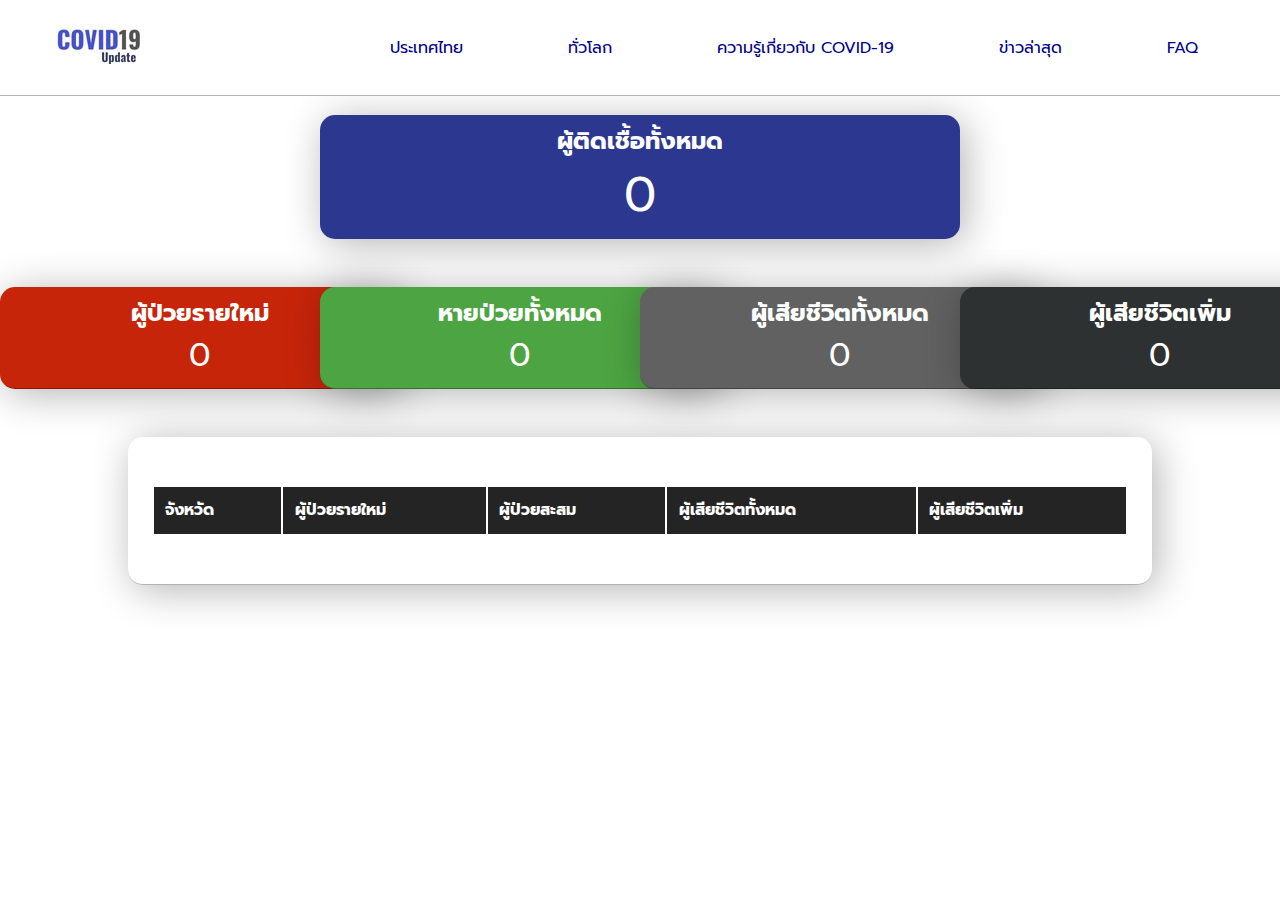
<file: index.html>
<!DOCTYPE html>
<html>

<head>
    <meta charset='utf-8'>
    <meta http-equiv='X-UA-Compatible' content='IE=edge'>
    <title>ประเทศไทย</title>
    <meta name='viewport' content='width=device-width, initial-scale=1'>
    <link rel='stylesheet' type='text/css' media='screen' href='style.css'>
    <link rel='stylesheet' type='text/css' media='screen' href='style_covidtrack.css'>

    <!-- link font awesome -->
    <link rel="stylesheet" href="https://cdnjs.cloudflare.com/ajax/libs/font-awesome/6.0.0-beta2/css/all.min.css">

    <!-- link google font-->
    <link rel="preconnect" href="https://fonts.googleapis.com">
    <link rel="preconnect" href="https://fonts.gstatic.com" crossorigin>
    <link href="https://fonts.googleapis.com/css2?family=Prompt:wght@300&display=swap" rel="stylesheet">

</head>

<body>
    <header>
        <a href="index.html" class="logo"><img src="image/logo.jpg" alt=""></a>

        <div id="menu-bar" class="fas fa-bars"></div>
 
        <nav class="navbar">
            <a href="index.html">ประเทศไทย</a>
            <a href="country_tracker.html">ทั่วโลก</a>
            <a href="know_covid.html">ความรู้เกี่ยวกับ COVID-19</a>
            <a href="news.html">ข่าวล่าสุด</a>
            <a href="faq.html">FAQ</a>
        </nav>
    </header>


    <div class="total_case_box">
        <div class="content_total_case">
            <h2>ผู้ติดเชื้อทั้งหมด</h2>
            <p style="font-size:3rem;" id="total_case">0</p>
        </div>
    </div>

    <div class="flex-box">
        <div class="item">
            <div class="content content_new_case ">
                <h2>ผู้ป่วยรายใหม่</h2>
                <p style="font-size:2rem;" id="new_case">0</p>
            </div>
        </div>

        <div class="item">
            <div class="content content_total_recove">
                <h2>หายป่วยทั้งหมด</h2>
                <p style="font-size:2rem;" id="total_recove">0</p>
            </div>
        </div>

        <div class="item">
            <div class="content content_total_death">
                <h2>ผู้เสียชีวิตทั้งหมด</h2>
                <p style="font-size:2rem;" id="total_death">0</p>
            </div>
        </div>

        <div class="item">
            <div class="content content_new_death">
                <h2>ผู้เสียชีวิตเพิ่ม</h2>
                <p style="font-size:2rem;" id="new_death">0</p>
            </div>
        </div>
    </div>

    <table  class="province_stat" id="province_stat">
            <tr>
                <th>จังหวัด</th>
                <th>ผู้ป่วยรายใหม่</th>
                <th>ผู้ป่วยสะสม</th>
                <th>ผู้เสียชีวิตทั้งหมด</th>
                <th>ผู้เสียชีวิตเพิ่ม</th>
            </tr>
        </table>
    <!-- link jquery -->
    <script src="https://cdnjs.cloudflare.com/ajax/libs/jquery/3.6.0/jquery.min.js"></script>
    <!-- link js file-->
    <script src='scirpt_covid.js'></script>
    <script src='script.js'></script>
</body>
</html>
</file>
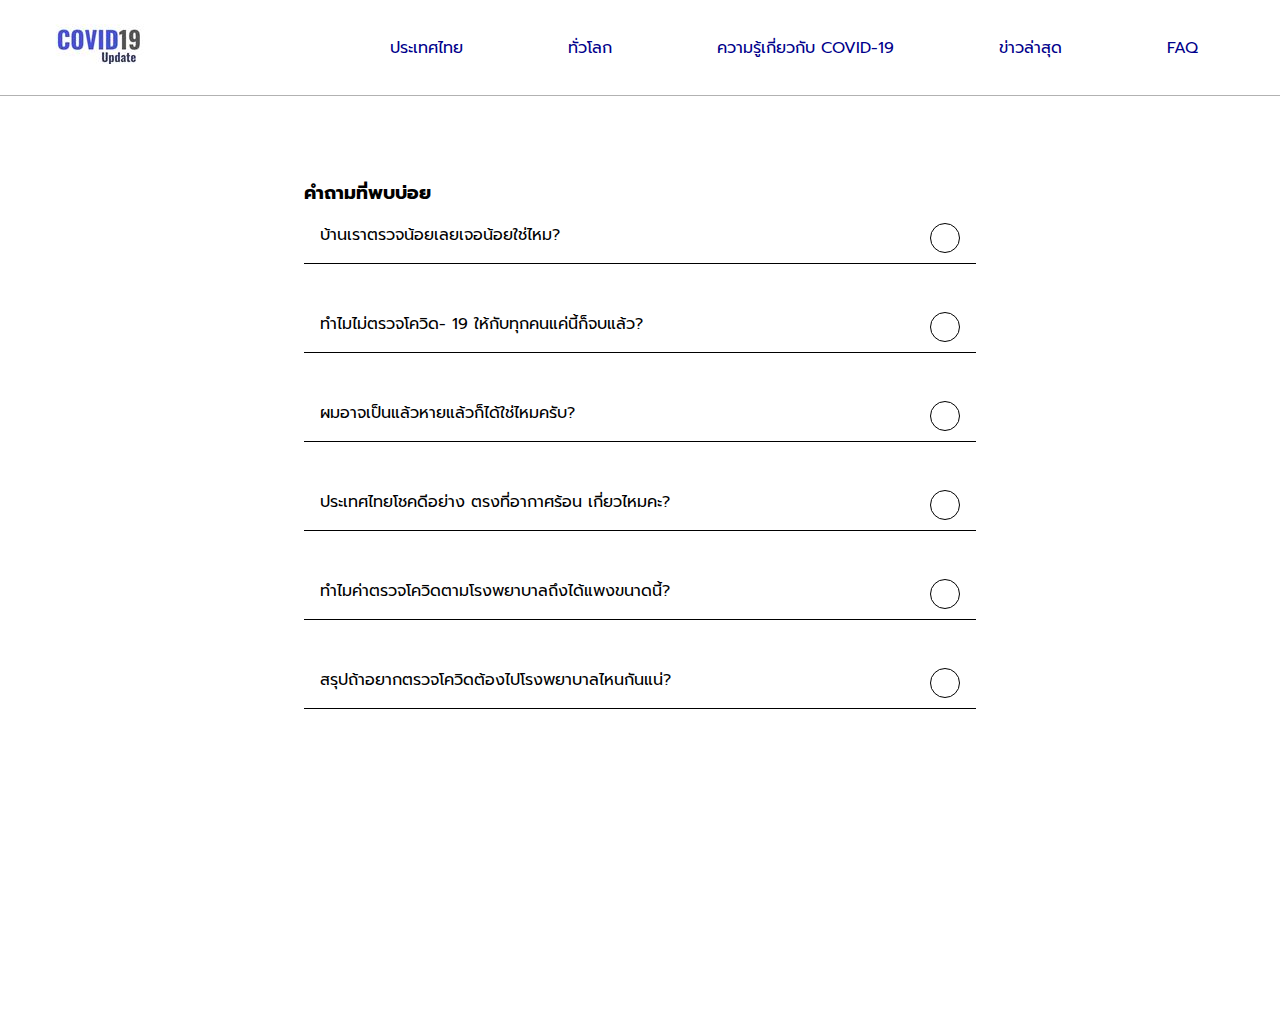
<file: faq.html>
<!DOCTYPE html>
<html>

<head>
    <meta charset='utf-8'>
    <meta http-equiv='X-UA-Compatible' content='IE=edge'>
    <title>FAQ</title>
    <meta name='viewport' content='width=device-width, initial-scale=1'>
    <link rel='stylesheet' type='text/css' media='screen' href='style.css'>
    <link rel='stylesheet' type='text/css' media='screen' href='style_covidtrack.css'>
    <link rel='stylesheet' type='text/css' media='screen' href='faq.css'>

    <!-- link font awesome -->
    <link rel="stylesheet" href="https://cdnjs.cloudflare.com/ajax/libs/font-awesome/6.0.0-beta2/css/all.min.css">

    <!-- link google font-->
    <link rel="preconnect" href="https://fonts.googleapis.com">
    <link rel="preconnect" href="https://fonts.gstatic.com" crossorigin>
    <link href="https://fonts.googleapis.com/css2?family=Prompt:wght@300&display=swap" rel="stylesheet">

</head>

<body>
    <header>
        <a href="index.html" class="logo"><img src="image/logo.jpg" alt=""></a>

        <div id="menu-bar" class="fas fa-bars"></div>

        <nav class="navbar">
            <a href="index.html">ประเทศไทย</a>
            <a href="country_tracker.html">ทั่วโลก</a>
            <a href="know_covid.html">ความรู้เกี่ยวกับ COVID-19</a>
            <a href="news.html">ข่าวล่าสุด</a>
            <a href="faq.html">FAQ</a>
        </nav>
    </header>

    <div class="container">
        <h3>คำถามที่พบบ่อย</h3>

        <div class="accordion">
            <div class="accordion-item">
                <a>บ้านเราตรวจน้อยเลยเจอน้อยใช่ไหม?</a>
                <div class="answer">
                    <p>อาจจะจริงที่เราตรวจน้อยกว่าหลายๆ ประเทศค่ะ
                        ดูจากข้อมูลของกรมควบคุมโรคในวันที่ 27 มี.ค. มีการตรวจ 303 ราย ซึ่ง 91
                        รายมีผลบวกยืนยันการติดเชื้อ ขณะที่ยังมีคนที่รอผลการตรวจอีกกว่า 6,719 ราย
                        ข้อมูลจนถึงวันที่ 27 มี.ค.นั้นไทยมีการตรวจไปแล้วเพียง 1 หมื่นกว่าราย
                        ทั้งที่ในหลายประเทศอย่างสหรัฐซึ่งมีผู้ติดเชื้อสูงที่สุดในโลกขณะนี้ มีการตรวจไปแล้วกว่า 5 แสนราย
                        หรือในอิตาลีที่มีประชากรเสียชีวิตมากที่สุด ก็มีการตรวจไปแล้วกว่า 3 แสนราย
                        ทั้งหมดนี้จึงอาจเป็นการสะท้อนว่าจำนวนผู้ติดเชื้อที่น้อยอาจมาจากจำนวนการตรวจในห้องปฏิบัติการที่น้อยค่ะ
                        อย่างไรก็ตามวิธีการของกระทรวงสาธารณสุขคือการเจาะกลุ่มตรวจให้ตรงเป้าหมาย เน้นความแม่นยำที่สุด
                        นพ.โอภาส การย์กวินพงศ์ อธิบดีกรมวิทยาศาสตร์การแพทย์เล่าว่า
                        ตอนนี้ไทยตรวจตัวอย่างทางห้องปฏิบัติการไปแล้วกว่า 30,000 ตัวอย่าง (ข้อมูลเมื่อวันที่ 17 มี.ค.)
                        ยังไม่นับรวมรวมการตรวจในรพ.เอกชน
                        เมื่อเทียบกับประชากรของประเทศแล้วถือว่ายังมีอัตราการตรวจที่สูงมาก
                        เมื่อเทียบกับอีกหลายประเทศที่มีการระบาดในเวลาไล่เลี่ยกัน</p>
                </div>
            </div>

            <div class="accordion-item">
                <a>ทำไมไม่ตรวจโควิด- 19 ให้กับทุกคนแค่นี้ก็จบแล้ว?</a>
                <div class="answer">
                    <p>ถ้าไม่นับเรื่องอุปกรณ์ไม่พอ ตรวจเสร็จปุ๊บก็ยังไม่จบนะคะ

                        ถ้าหากผลตรวจออกไม่พบเชื้อ แต่เรายังอยู่ในช่วง 14 วัน
                        ทุกคนก็ยังคงต้องกลับบ้านไปกักกันตัวเองต่ออยู่ดีค่ะ
                        และอย่างที่บอกตอนนี้น้ำยาที่ใช้ในการตรวจหาเชื้อก็มีจำกัด ถ้ายังไม่ด่วนมาก
                        ช่วยกันสังเกตอาการตัวเองกันก่อนดีกว่าเนอะ

                        "ช่วงระยะฟักตัว เจาะเลือดไปเกิดประโยชน์ไหมครับ ไม่เกิด เหมือนเอาเงินไปทิ้งเล่น
                        มีอาการแล้ววันเดียวเจาะเลือดมีประโยชน์ไหม ก็ไม่มีประโยชน์ เหมือนเอาไปทิ้งเล่น" นพ.โอภาส กวินพงศ์
                        อธิบดีกรมวิทยาศาสตร์การแพทย์

                        คุณหมออธิบายว่า เมื่อรับเชื้อแล้วแต่ยังไม่มีการแสดงอาการ ในวันที่ 0-14 วัน
                        ซึ่งเป็นระยะฝักตัวของโรค ไปตรวจแล้วจะแปลผลได้ยาก และโอกาสเจอเชื้อน้อย
                        แม้ผลออกมาเป็นลบก็ไม่สามารถยืนยันได้ 100 % ว่าไม่ติดเชื้อ

                        ตรงกับคำแนะนำของกระทรวงสาธารณสุข ที่บอกว่า คนที่มาตรวจแล้วผลติดเชื้อเป็นลบ
                        ไม่ได้หมายความว่าปลอดภัยแล้ว ยังต้องกักกันตัวต่อจนครบ 14 วัน
                        เพราะอาจจะมาตรวจเร็วก่อนที่จะแสดงอาการของโรค</p>
                </div>
            </div>

            <div class="accordion-item">
                <a>ผมอาจเป็นแล้วหายแล้วก็ได้ใช่ไหมครับ?</a>
                <div class="answer">
                    <p>เป็นไปได้ค่ะ เพราะเราอาจจะได้รับเชื้อน้อยมากจนร่างกายสามารถสร้างภูมิคุ้มกันได้เอง
                        แต่ยังไงอย่าลืมผักผ่อนให้เพียงพอ รักษาสุขภาพกายและใจ และเลี่ยงพบคนหมู่มากก่อนนะคะ
                        เกิดเชื้อยังหลงเหลืออยู่จะได้ไม่แพร่ให้คนอื่นต่อ

                        ข้อมูลขององค์การอนามัยโลกบอกว่า จากการเก็บข้อมูลโรคโควิด-19 ในประเทศจีนนั้น
                        ผู้ป่วยที่มีอาการหนักมีเพียง 20% เท่านั้น โดยในผู้ป่วยติดเชื้อบางรายไม่มีอาการแต่อย่างใด
                        และสามารถหายได้เองแม้จะไม่ได้รับการรับยาต้านไวรัสเลยก็ตาม</p>
                </div>
            </div>

            <div class="accordion-item">
                <a>ประเทศไทยโชคดีอย่าง ตรงที่อากาศร้อน เกี่ยวไหมคะ?</a>
                <div class="answer">
                    <p>แม้จากสถิติโดยรวม จะชี้ว่าเมืองที่อุณหภูมิต่ำ จะเกิดการแพร่ระบาดสูงกว่า
                        แต่ทางการแพทย์ยังไม่มีใครให้ข้อมูลแน่ชัดในส่วนนี้นะคะ

                        แต่อย่างไรก็ตามไม่ว่าอากาศจะร้อนหรือหนาวแค่ไหน เราก็ต้องปฏิบัติตามหลักการ
                        ไม่ใช่ว่าออกไปข้างนอกไม่นานเหงื่อไม่ออก แล้วคิดว่าไม่เป็นไร ไม่ล้างมือ
                        ไม่อาบน้ำไม่ควรอย่างยิ่งนะคะ

                        พญ.จริยา แสงสัจจา อดีตผอ.สถาบันบำราศนราดูร ให้ข้อมูลว่า
                        เชื้อจะอยู่ในสิ่งแวดล้อมได้นานขึ้นเมื่ออุณหภูมิลดลง
                        คล้ายกับไข้หวัดใหญ่ที่มักมีการระบาดในช่วงหน้าฝนและหน้าหนาว

                        ขณะเดียวกันกระทรวงสาธารณสุข
                        อธิบายว่ายังไม่มีข้อมูลยืนยันว่าอุณหภูมิมีความสัมพันธ์กับการระบาดของโรคโควิด-19
                        แต่ชี้ว่าสภาพอากาศน่าจะมีความสัมพันธ์กับอนามัยส่วนบุคคลมากกว่า ซึ่งมีผลกับการแพร่เชื้อของโรคนี้
                    </p>
                </div>
            </div>

            <div class="accordion-item">
                <a>ทำไมค่าตรวจโควิดตามโรงพยาบาลถึงได้แพงขนาดนี้?</a>
                <div class="answer">
                    <p>คงต้องถามก่อนว่าตอนที่ไปตรวจนั้นคุณเข้าข่ายเป็นคนกลุ่มเสี่ยง หรือมีอาการแสดงออกชัดเจนหรือเปล่าคะ
                        เพราะถ้าเข้าข่ายสองเกณฑ์หลัก ๆ นี้ ก็จะรับการตรวจฟรีนะ
                        แต่ถ้าเข้าข่ายหมอพิจารณาให้ตรวจแต่ยังโดนเรียกเงิน ร้องเรียนไปที่ 1422
                        สายด่วนกรมควบคุมโรคได้เลยค่ะ

                        โดยจากการประเมินของกรมวิทยาศาสตร์การแพทย์ ค่าใช้จ่ายในการตรวจของห้องปฏิบัติการ ซึ่งประกอบด้วย
                        น้ำยา ทั้งที่ใช้เพิ่มปริมาณสารพันธุกรรมของเชื้อและการนำยาสกัดสารพันธุกรรม อุปกรณ์ในการดูดจ่าย
                        รวมถึงชุด PPE ของเจ้าหน้าที่ ต้นทุนอยู่ที่ 2,500 บาทต่อการตรวจหนึ่งครั้ง
                        ซึ่งยังไม่ได้นับรวมต้นทุนที่จะเกิดขึ้นในระหว่างการเก็บตัวอย่างเชื้อ

                        ตรงนี้น่าจะพอเป็นข้อมูลที่ช่วยทำความเข้าใจเรื่องค่าตรวจได้มากขึ้นนะคะ
                    </p>
                </div>
            </div>

            <div class="accordion-item">
                <a>สรุปถ้าอยากตรวจโควิดต้องไปโรงพยาบาลไหนกันแน่?</a>
                <div class="answer">
                    <p>ตอนนี้ตามรพ.ใหญ่ๆ ทั้งในกรุงเทพฯ และต่างจังหวัดสามารถเก็บตัวอย่างเชื้อได้แล้วค่ะ
                        แต่ไม่ใช่ทุกโรงพยาบาลจะมีห้องปฏิบัติการที่ตรวจได้ค่ะ
                        ถ้ายังไงปรึกษารพ.ตามสิทธิการรักษาของตัวเองก่อนนะคะ

                        นพ.ธเรศ กรัษนัยรวิวงค์ เลขาธิการคณะกรรมการอาหารและยา ชี้แจงว่า ผู้ที่มีความเสี่ยงป่วยโควิด-19
                        แต่อาการไม่รุนแรงขอให้เข้ารับการรักษาที่สถานพยาบาลตามสิทธิ เช่น สิทธิประกันสังคม
                        หลักประกันสุขภาพถ้วนหน้าหรือสวัสดิการข้าราชการ
                        แต่ผู้ป่วยวิกฤติฉุกเฉินสามารถเข้ารับบริการได้ทุกแห่งไม่ว่าจะเป็นสถานพยาบาลของรัฐหรือเอกชน

                        ถ้าเลือกเข้ารักษาในโรงพยาบาลเอกชน กรณีเป็นคนต่างชาติต้องใช้สิทธิประกันสุขภาพของตนเอง
                        สำหรับคนไทยที่มีประกันสุขภาพส่วนบุคคล ขอความร่วมมือใช้ประกันดังกล่าวก่อน
                        และหากมีค่าใช้จ่ายส่วนเกิน รัฐจะเข้าไปดูแลให้
                        แต่กรณีไม่มีประกันส่วนบุคคลก็จะใช้แนวทางเสมือนเป็นผู้ป่วยวิกฤติ
                    </p>
                </div>
            </div>
        </div>
    </div>

    <!-- link jquery -->
    <script src="https://cdnjs.cloudflare.com/ajax/libs/jquery/3.6.0/jquery.min.js"></script>
    <!-- link js file-->
    <script src='scirpt_covid.js'></script>
    <script src='script.js'></script>
</body>

</html>
</file>
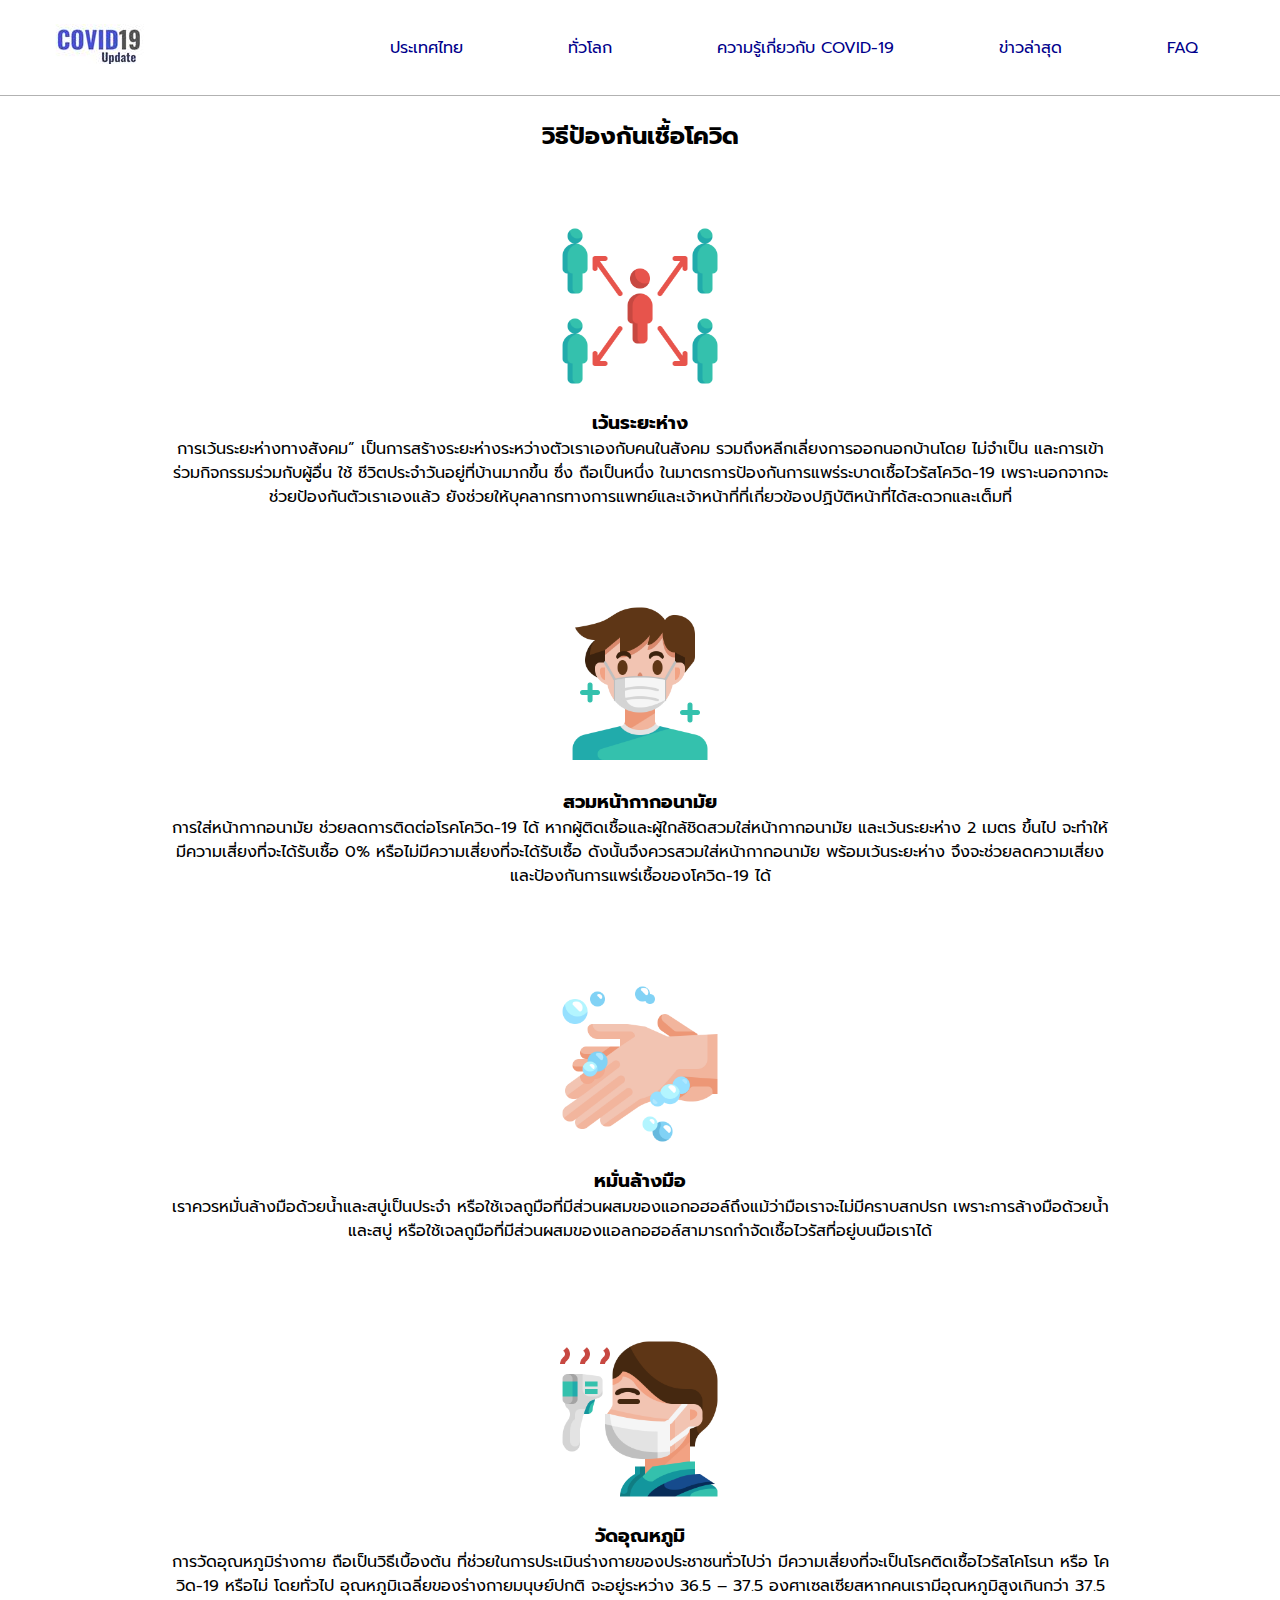
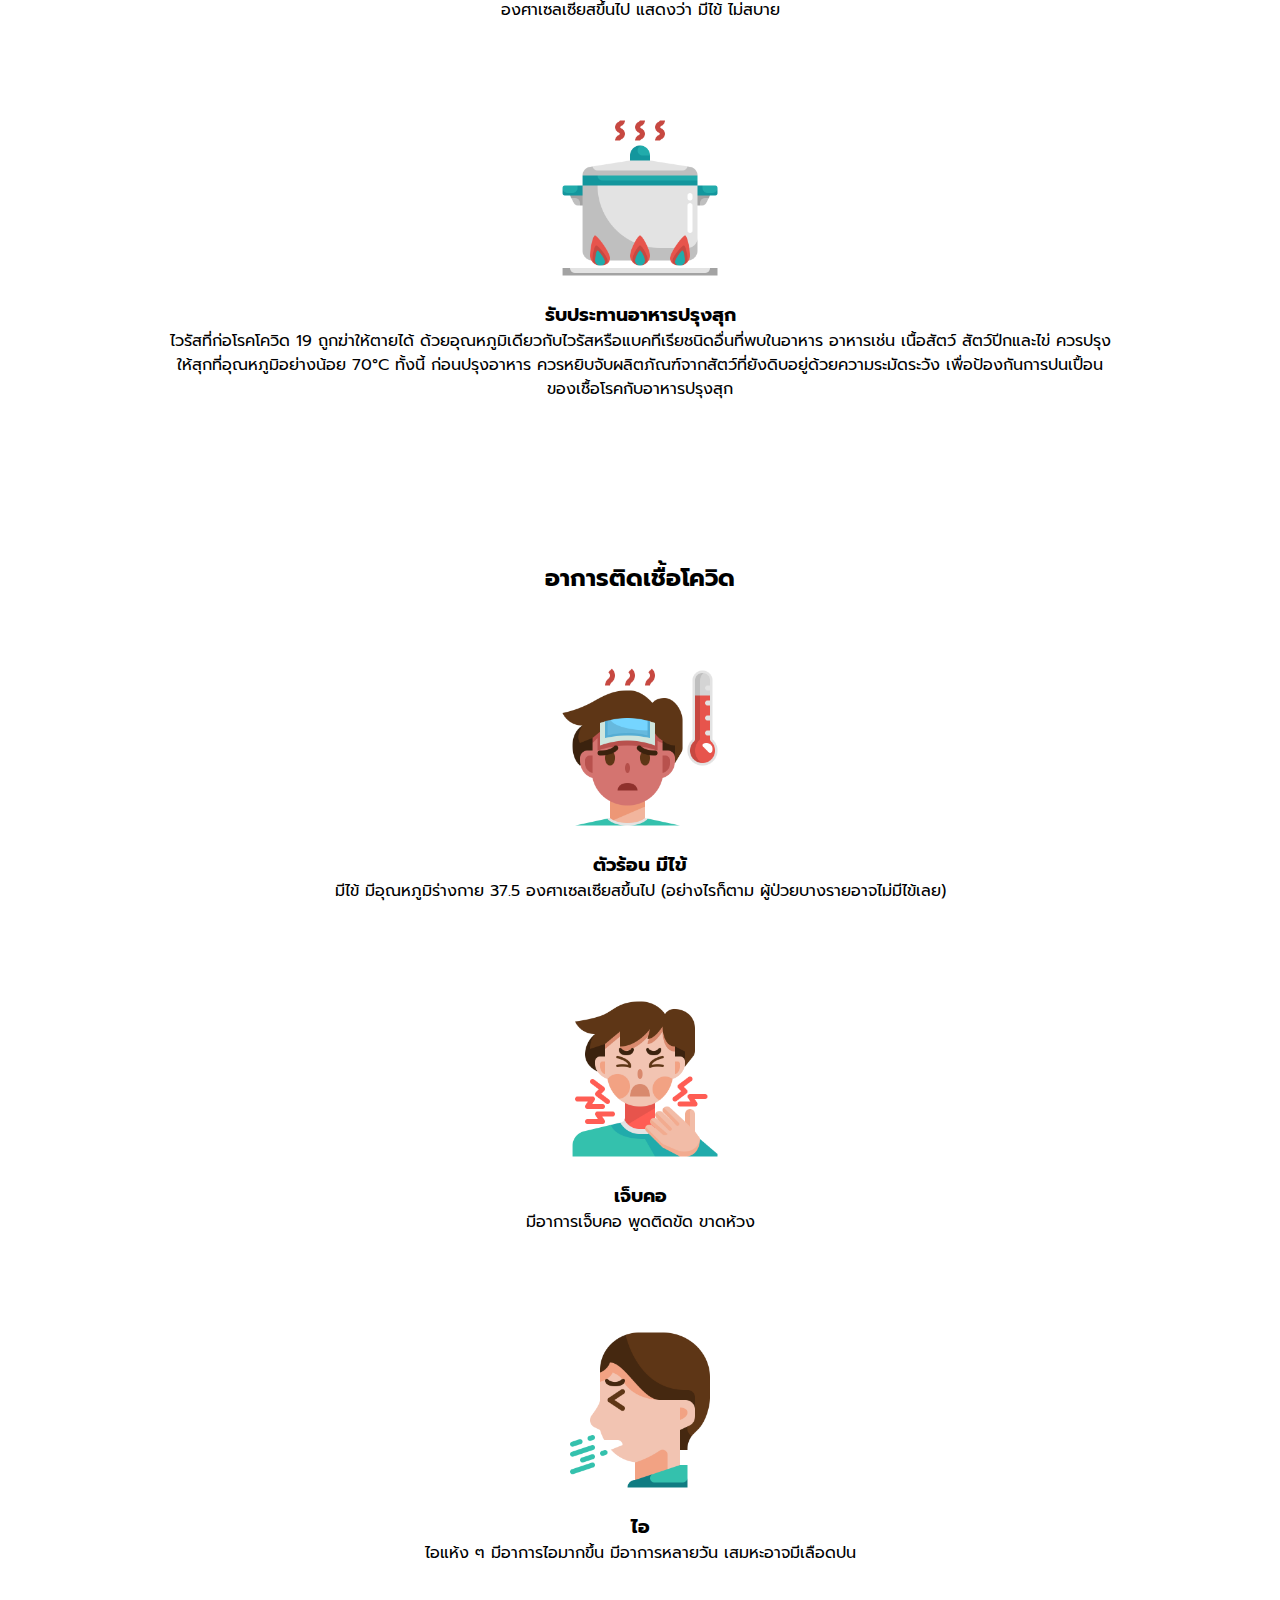
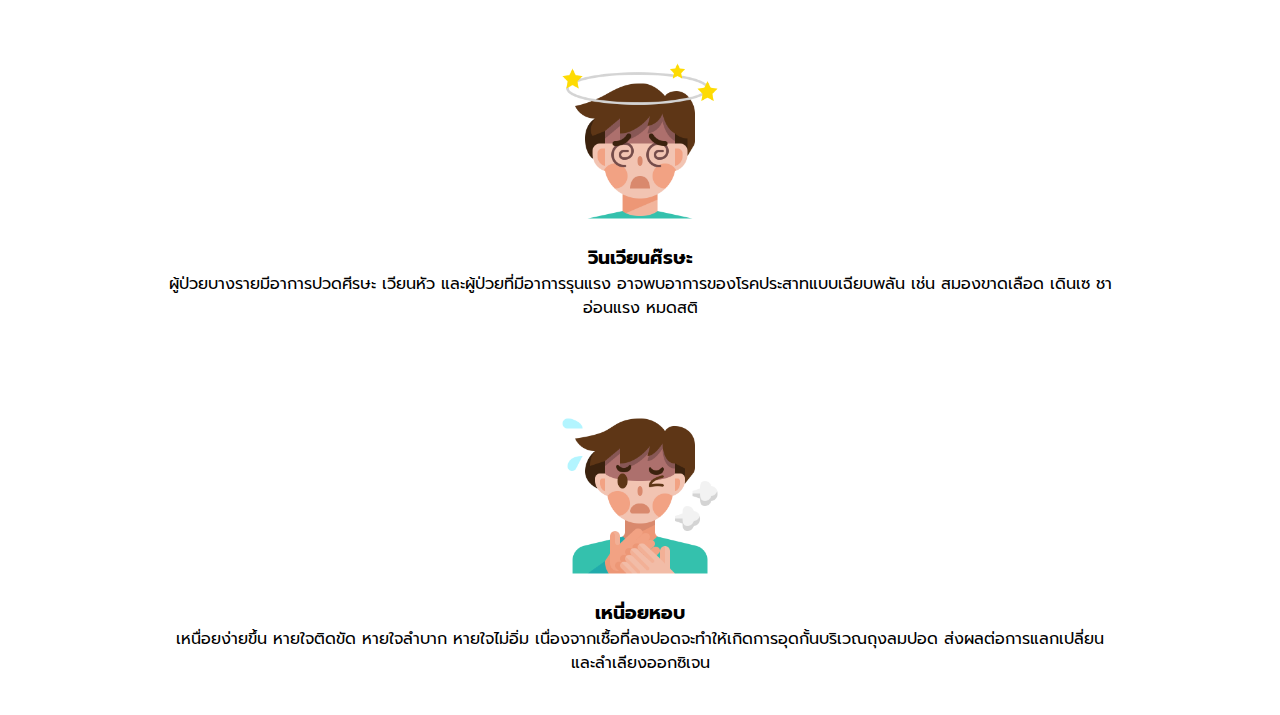
<file: know_covid.html>
<!DOCTYPE html>
<html>

<head>
    <meta charset='utf-8'>
    <meta http-equiv='X-UA-Compatible' content='IE=edge'>
    <title>ความรู้เกี่ยวกับ COVID-19</title>
    <meta name='viewport' content='width=device-width, initial-scale=1'>
    <link rel='stylesheet' type='text/css' media='screen' href='style.css'>
    <link rel='stylesheet' type='text/css' media='screen' href='style_covidtrack.css'>
    <link rel='stylesheet' type='text/css' media='screen' href='khow-covid.css'>

    <!-- link font awesome -->
    <link rel="stylesheet" href="https://cdnjs.cloudflare.com/ajax/libs/font-awesome/6.0.0-beta2/css/all.min.css">

    <!-- link google font-->
    <link rel="preconnect" href="https://fonts.googleapis.com">
    <link rel="preconnect" href="https://fonts.gstatic.com" crossorigin>
    <link href="https://fonts.googleapis.com/css2?family=Prompt:wght@300&display=swap" rel="stylesheet">

</head>

<body>
    <header>
        <a href="index.html" class="logo"><img src="image/logo.jpg" alt=""></a>

        <div id="menu-bar" class="fas fa-bars"></div>

        <nav class="navbar">
            <a href="index.html">ประเทศไทย</a>
            <a href="country_tracker.html">ทั่วโลก</a>
            <a href="know_covid.html">ความรู้เกี่ยวกับ COVID-19</a>
            <a href="news.html">ข่าวล่าสุด</a>
            <a href="faq.html">FAQ</a>
        </nav>
    </header>

    <section class="prevent">
        <h1 class="heading">วิธีป้องกันเชื้อโควิด</h1>
        <div class="box-container">

            <div class="box-prevent">
                <img src="image/khow-covid/prevent1.png" alt="">
                <h3>เว้นระยะห่าง</h3>
                <p>การเว้นระยะห่างทางสังคม” เป็นการสร้างระยะห่างระหว่างตัวเราเองกับคนในสังคม
                    รวมถึงหลีกเลี่ยงการออกนอกบ้านโดย ไม่จำเป็น และการเข้าร่วมกิจกรรมร่วมกับผู้อื่น ใช้
                    ชีวิตประจำวันอยู่ที่บ้านมากขึ้น ซึ่ง ถือเป็นหนึ่ง ในมาตรการป้องกันการแพร่ระบาดเชื้อไวรัสโควิด-19
                    เพราะนอกจากจะช่วยป้องกันตัวเราเองแล้ว
                    ยังช่วยให้บุคลากรทางการแพทย์และเจ้าหน้าที่ที่เกี่ยวข้องปฏิบัติหน้าที่ได้สะดวกและเต็มที่</p>
            </div>

            <div class="box-prevent">
                <img src="image/khow-covid/prevent2.png" alt="">
                <h3>สวมหน้ากากอนามัย</h3>
                <p>การใส่หน้ากากอนามัย ช่วยลดการติดต่อโรคโควิด-19 ได้ หากผู้ติดเชื้อและผู้ใกล้ชิดสวมใส่หน้ากากอนามัย
                    และเว้นระยะห่าง 2 เมตร ขึ้นไป จะทำให้มีความเสี่ยงที่จะได้รับเชื้อ 0%
                    หรือไม่มีความเสี่ยงที่จะได้รับเชื้อ ดังนั้นจึงควรสวมใส่หน้ากากอนามัย พร้อมเว้นระยะห่าง
                    จึงจะช่วยลดความเสี่ยงและป้องกันการแพร่เชื้อของโควิด-19 ได้</p>
            </div>

            <div class="box-prevent">
                <img src="image/khow-covid/prevent3.png" alt="">
                <h3>หมั่นล้างมือ</h3>
                <p>เราควรหมั่นล้างมือด้วยน้ำและสบู่เป็นประจำ
                    หรือใช้เจลถูมือที่มีส่วนผสมของแอกอฮอล์ถึงแม้ว่ามือเราจะไม่มีคราบสกปรก เพราะการล้างมือด้วยน้ำและสบู่
                    หรือใช้เจลถูมือที่มีส่วนผสมของแอลกอฮอล์สามารถกำจัดเชื้อไวรัสที่อยู่บนมือเราได้</p>
            </div>

            <div class="box-prevent">
                <img src="image/khow-covid/prevent4.png" alt="">
                <h3>วัดอุณหภูมิ</h3>
                <p>การวัดอุณหภูมิร่างกาย ถือเป็นวิธีเบื้องต้น ที่ช่วยในการประเมินร่างกายของประชาชนทั่วไปว่า
                    มีความเสี่ยงที่จะเป็นโรคติดเชื้อไวรัสโคโรนา หรือ โควิด-19 หรือไม่ โดยทั่วไป
                    อุณหภูมิเฉลี่ยของร่างกายมนุษย์ปกติ จะอยู่ระหว่าง 36.5 – 37.5
                    องศาเซลเซียสหากคนเรามีอุณหภูมิสูงเกินกว่า 37.5 องศาเซลเซียสขึ้นไป แสดงว่า มีไข้ ไม่สบาย</p>
            </div>

            <div class="box-prevent">
                <img src="image/khow-covid/prevent5.png" alt="">
                <h3>รับประทานอาหารปรุงสุก</h3>
                <p>ไวรัสที่ก่อโรคโควิด 19 ถูกฆ่าให้ตายได้ ด้วยอุณหภูมิเดียวกับไวรัสหรือแบคทีเรียชนิดอื่นที่พบในอาหาร
                    อาหารเช่น เนื้อสัตว์ สัตว์ปีกและไข่ ควรปรุงให้สุกที่อุณหภูมิอย่างน้อย 70°C ทั้งนี้ ก่อนปรุงอาหาร
                    ควรหยิบจับผลิตภัณฑ์จากสัตว์ที่ยังดิบอยู่ด้วยความระมัดระวัง
                    เพื่อป้องกันการปนเปื้อนของเชื้อโรคกับอาหารปรุงสุก</p>
            </div>


        </div>
    </section>


    <section class="symptom">
        <h1 class="heading">อาการติดเชื้อโควิด</h1>
        <div class="box-container">

            <div class="box-symptom">
                <img src="image/khow-covid/symptom1.png" alt="">
                <h3>ตัวร้อน มีไข้</h3>
                <p>มีไข้ มีอุณหภูมิร่างกาย 37.5 องศาเซลเซียสขึ้นไป (อย่างไรก็ตาม ผู้ป่วยบางรายอาจไม่มีไข้เลย)</p>
            </div>

            <div class="box-symptom">
                <img src="image/khow-covid/symptom2.png" alt="">
                <h3>เจ็บคอ</h3>
                <p>มีอาการเจ็บคอ พูดติดขัด ขาดห้วง</p>
            </div>

            <div class="box-symptom">
                <img src="image/khow-covid/symptom3.png" alt="">
                <h3>ไอ</h3>
                <p>ไอแห้ง ๆ มีอาการไอมากขึ้น มีอาการหลายวัน เสมหะอาจมีเลือดปน</p>
            </div>

            <div class="box-symptom">
                <img src="image/khow-covid/symptom4.png" alt="">
                <h3>วินเวียนศ๊รษะ</h3>
                <p>ผู้ป่วยบางรายมีอาการปวดศีรษะ เวียนหัว และผู้ป่วยที่มีอาการรุนแรง อาจพบอาการของโรคประสาทแบบเฉียบพลัน
                    เช่น สมองขาดเลือด เดินเซ ชา อ่อนแรง หมดสติ</p>
            </div>

            <div class="box-symptom">
                <img src="image/khow-covid/symptom5.png" alt="">
                <h3>เหนี่อยหอบ</h3>
                <p>เหนื่อยง่ายขึ้น หายใจติดขัด หายใจลำบาก หายใจไม่อิ่ม
                    เนื่องจากเชื้อที่ลงปอดจะทำให้เกิดการอุดกั้นบริเวณถุงลมปอด ส่งผลต่อการแลกเปลี่ยนและลำเลียงออกซิเจน
                </p>
            </div>


        </div>



    </section>





    <!-- link jquery -->
    <script src="https://cdnjs.cloudflare.com/ajax/libs/jquery/3.6.0/jquery.min.js"></script>
    <!-- link js file-->
    <script src='scirpt_covid.js'></script>
    <script src='script.js'></script>
</body>

</html>
</file>
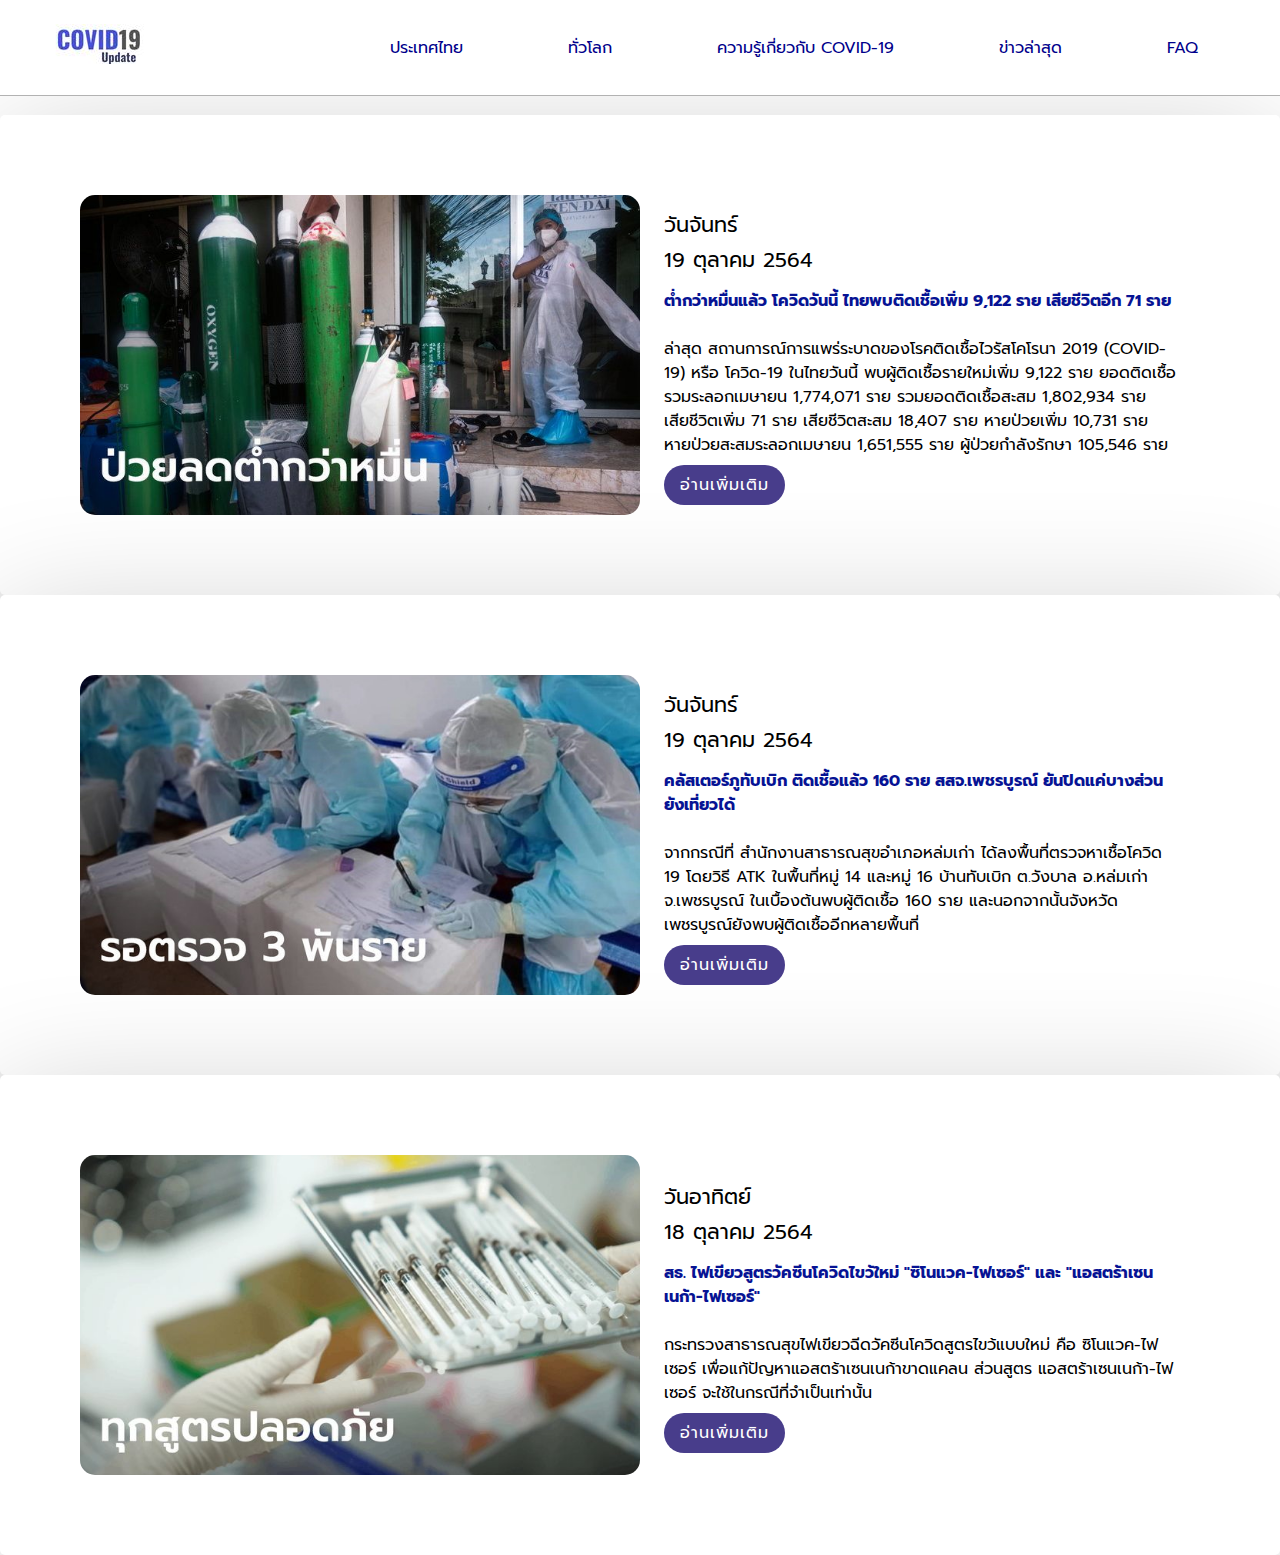
<file: news.html>
<!DOCTYPE html>
<html>

<head>
    <meta charset='utf-8'>
    <meta http-equiv='X-UA-Compatible' content='IE=edge'>
    <title>ข่าวล่าสุด</title>
    <meta name='viewport' content='width=device-width, initial-scale=1'>
    <link rel='stylesheet' type='text/css' media='screen' href='style.css'>
    <link rel='stylesheet' type='text/css' media='screen' href='style_covidtrack.css'>
    <link rel='stylesheet' type='text/css' media='screen' href='faq.css'>
    <link rel='stylesheet' type='text/css' media='screen' href='news.css'>

    <!-- link font awesome -->
    <link rel="stylesheet" href="https://cdnjs.cloudflare.com/ajax/libs/font-awesome/6.0.0-beta2/css/all.min.css">

    <!-- link google font-->
    <link rel="preconnect" href="https://fonts.googleapis.com">
    <link rel="preconnect" href="https://fonts.gstatic.com" crossorigin>
    <link href="https://fonts.googleapis.com/css2?family=Prompt:wght@300&display=swap" rel="stylesheet">

</head>

<body>
    <header>
        <a href="index.html" class="logo"><img src="image/logo.jpg" alt=""></a>

        <div id="menu-bar" class="fas fa-bars"></div>

        <nav class="navbar">
            <a href="index.html">ประเทศไทย</a>
            <a href="country_tracker.html">ทั่วโลก</a>
            <a href="know_covid.html">ความรู้เกี่ยวกับ COVID-19</a>
            <a href="news.html">ข่าวล่าสุด</a>
            <a href="faq.html">FAQ</a>
        </nav>
    </header>
    <section class="col-news">
        <div class="blog-post">
            <div class="blog-post-img">
                <img src="image/news-covid/news1.jpg" alt="">
            </div>
            <div class="blog-post-info">
                <div class="blog-post-date">
                    <span>วันจันทร์</span>
                    <span>19 ตุลาคม 2564</span>
                </div>
                <h1 class="blog-post-title">ต่ำกว่าหมื่นแล้ว โควิดวันนี้ ไทยพบติดเชื้อเพิ่ม 9,122 ราย เสียชีวิตอีก 71
                    ราย</h1>
                <p class="blog-post-text">ล่าสุด สถานการณ์การแพร่ระบาดของโรคติดเชื้อไวรัสโคโรนา 2019 (COVID-19) หรือ
                    โควิด-19 ในไทยวันนี้ พบผู้ติดเชื้อรายใหม่เพิ่ม 9,122 ราย ยอดติดเชื้อรวมระลอกเมษายน 1,774,071 ราย
                    รวมยอดติดเชื้อสะสม 1,802,934 ราย เสียชีวิตเพิ่ม 71 ราย เสียชีวิตสะสม 18,407 ราย หายป่วยเพิ่ม 10,731
                    ราย หายป่วยสะสมระลอกเมษายน 1,651,555 ราย ผู้ป่วยกำลังรักษา 105,546 ราย</p>
                <a href="#" class="blog-post-btn">อ่านเพิ่มเติม</a>
            </div>
        </div>

        <div class="blog-post">
            <div class="blog-post-img">
                <img src="image/news-covid/news2.jpg" alt="">
            </div>
            <div class="blog-post-info">
                <div class="blog-post-date">
                    <span>วันจันทร์</span>
                    <span>19 ตุลาคม 2564</span>
                </div>
                <h1 class="blog-post-title">คลัสเตอร์ภูทับเบิก ติดเชื้อแล้ว 160 ราย สสจ.เพชรบูรณ์ ยันปิดแค่บางส่วน
                    ยังเที่ยวได้</h1>
                <p class="blog-post-text">จากกรณีที่ สำนักงานสาธารณสุขอำเภอหล่มเก่า ได้ลงพื้นที่ตรวจหาเชื้อโควิด 19
                    โดยวิธี ATK ในพื้นที่หมู่ 14 และหมู่ 16 บ้านทับเบิก ต.วังบาล อ.หล่มเก่า จ.เพชรบูรณ์
                    ในเบื้องต้นพบผู้ติดเชื้อ 160 ราย และนอกจากนั้นจังหวัดเพชรบูรณ์ยังพบผู้ติดเชื้ออีกหลายพื้นที่</p>
                <a href="#" class="blog-post-btn">อ่านเพิ่มเติม</a>
            </div>
        </div>

        <div class="blog-post">
            <div class="blog-post-img">
                <img src="image/news-covid/news3.jfif" alt="">
            </div>
            <div class="blog-post-info">
                <div class="blog-post-date">
                    <span>วันอาทิตย์</span>
                    <span>18 ตุลาคม 2564</span>
                </div>
                <h1 class="blog-post-title">สธ. ไฟเขียวสูตรวัคซีนโควิดไขว้ใหม่ "ซิโนแวค-ไฟเซอร์" และ
                    "แอสตร้าเซนเนก้า-ไฟเซอร์"</h1>
                <p class="blog-post-text">กระทรวงสาธารณสุขไฟเขียวฉีดวัคซีนโควิดสูตรไขว้แบบใหม่ คือ ซิโนแวค-ไฟเซอร์
                    เพื่อแก้ปัญหาแอสตร้าเซนเนก้าขาดแคลน ส่วนสูตร แอสตร้าเซนเนก้า-ไฟเซอร์ จะใช้ในกรณีที่จำเป็นเท่านั้น
                </p>
                <a href="#" class="blog-post-btn">อ่านเพิ่มเติม</a>
            </div>
        </div>
    </section>




    <!-- link jquery -->
    <script src="https://cdnjs.cloudflare.com/ajax/libs/jquery/3.6.0/jquery.min.js"></script>
    <!-- link js file-->
    <script src='scirpt_covid.js'></script>
    <script src='script.js'></script>
</body>

</html>
</file>
<file: style.css>
*{
    margin: 0;
    padding: 0;
    font-family: 'Prompt', sans-serif;
    box-sizing: border-box;
    text-decoration: none;
    outline: none;
    border: none;
    text-transform: capitalize;
}
header{
    width: 100%;
    display: flex;
    align-items: center;
    justify-content: space-between;
    position: fixed;
    top: 0;
    left: 0;
    z-index:1000;
    padding: 1.5rem;
    background-color: #fff;
    border-bottom: 1px solid rgb(0, 0, 0,0.3);
}
.navbar a{
    font-size: 1rem;
    margin-left:2rem;
    margin-right: 3rem;
    padding: 0.3rem .6rem;
    border-radius: .5rem;
    color: darkblue;
}
.navbar a:hover{
    background-color: #434FE0;
    color: #fff;
}
#menu-bar{
    font-size: 2rem;
    color: darkslateblue;
    cursor: pointer;
    display: none;
}



@media (max-width:991px) {
    
    #menu-bar{
        display: block;   
    }
    .navbar{
        position: absolute;
        width: 100%;
        top:100%;
        left: 0;
        background-color: #fff;
        padding: 2rem;
        transform-origin: top;
        border-top: .1rem solid black;
        transform-origin: top;
        transform: scaleY(0);
        opacity: 0;
    }
    .navbar.nav-toggle{
        transform: scaleY(1);
        opacity: 1;
    }
    .navbar a{
        display: block;
        margin:  1rem ;
        font-size: 1.5rem;
    }
    .fa-times{
        transform: rotate(180deg);
    }
}
</file>
<file: style_covidtrack.css>
*{
    margin: 0;
    padding: 0;
    box-sizing: border-box;
}

body{
    font-family: 'Prompt', sans-serif;
    background-color: rgb(255, 255, 255);
}
.flex-box{
    display: flex;
    box-sizing: border-box;
    flex-direction: row;
    margin-bottom: 3rem;
}
.item{
    display: block;
    box-sizing: border-box;
    width: 25%;
    flex-wrap: wrap;

}
.content{
    width: 25rem;
    text-align: center;
    color: #fff;
    border-radius: 15px;
    box-shadow: 5px 5px 40px rgb(0, 0, 0,0.3);
    padding: 0.5rem 0;
    margin-left: auto;
    margin-right: auto;
}
.total_case_box{
    width: 50%;
    margin-top: 9%;
    margin-left: auto;
    margin-right: auto;

}
.content_total_case{
    background-color: #2c3790;
    color: #fff;
    text-align: center;
    border-radius: 15px;
    box-shadow: 5px 5px 40px rgb(0, 0, 0,0.3);
    padding: 0.5rem 0;
    margin-bottom: 3rem;
}
table,tr,td{
    border-bottom:1px solid rgb(0, 0, 0,0.3);
    padding: .5rem .2rem;
}

th{
    padding: .7rem;
    background-color: #242424;
    color: white;
}
tr:hover {
    background-color: #ddd;
}
.content{
    border-bottom:1px solid rgb(0, 0, 0,0.3);
}
.content_new_case{
    background-color: #c7250a;
}
.content_total_recove{
    background-color: #4da442;
}
.content_total_death{
    background-color: #616161;
}
.content_new_death{
    background-color: #2e3131;
}
.province_stat{
    
    width: 80%;
    margin-left: auto;
    margin-right: auto;
    padding: 3rem 1.5rem;
    text-align: left;
    border-radius: 15px;
    box-shadow: 5px 5px 40px rgb(0, 0, 0,0.3);
}

@media (max-width:991px) {
    
    .content_total_case{
        background-color: #2c3790;
        color: #fff;
        text-align: center;
        box-shadow: 5px 5px 40px rgb(0, 0, 0,0.3);
        padding: 0.5rem 0;
        margin-top: 10rem;
    }
    .total_case_box{
        width: 100%;

    }
    .flex-box{
        display: block;
        box-sizing: border-box;
        flex-direction: column;
        width: 100%;
    }
    .item{
        display: block;
        box-sizing: border-box;
        width: 100%;
        margin: 1rem 0;
    
    }
    .content{
        width: 100%;
        text-align: center;
        color: #fff;
        box-shadow: 5px 5px 40px rgb(0, 0, 0,0.3);
        padding: 0.5rem 0;

    }
    .province_stat{
        width: 100%;
    }
    
    
}
</file>
<file: khow-covid.css>
body{
    margin: 0 10%;
}
.heading{
    text-align: center;
    font-size: 1.5rem;
    text-transform: uppercase;
    margin-top: 10%;
    padding: 1rem;
}
.prevent .box-container,.symptom .box-container{
    display: flex;
    align-items: center;
    justify-items: center;
    flex-wrap: wrap;
}
.prevent .box-container .box-prevent,
.symptom .box-container .box-symptom{
    flex: 1 1 35rem;
    border-radius: .5rem;
    margin: 1.5rem;
    padding: 1rem;
    text-align: center;
}
.prevent .box-container .box-prevent img,
.symptom .box-container .box-symptom img{
    height: 12rem;
    padding: 1rem;
}
</file>
<file: news.css>
img{
    width: 100%;
}
.col-news{
    display: block;
}
.blog-post{
    width: 100%;
    max-width: 98rem;
    padding: 5rem;
    background-color: #fff;
    box-shadow: 0 1.4rem 8rem rgb(0, 0,0,.2);
    display: flex;
    align-items: center;
    border-radius: 5px;
}
.blog-post-img{
    min-width: 35rem;
    max-width: 35rem;
    height: 20rem;
    position: relative;
}

.blog-post-img img{
    width: 100%;
    height: 100%;
    object-fit: cover;
    display: block;
    border-radius: 15px;
}
.blog-post-date span{
    display: block;
    font-size: 1.3rem;
    font-weight:400;
    margin: .2rem 0;
}
.blog-post-title{
    font-size: 1rem;
    margin: .8rem 0 1.5rem;
    text-transform: uppercase;
    color: #071394;
}
.blog-post-text{
    margin-bottom: .5rem;
    font-size: 1rem;
    color: black;
}
.blog-post-btn{
    display: inline-block;
    padding: .5rem 1rem;
    font-size: 1rem;
    letter-spacing: 1px;
    color: #fff;
    background-color: darkslateblue;
    border-radius: 30px;
}
.blog-post-btn:hover{
    background-color: #071394;
}
.blog-post-info{
    margin: 0 1.5rem 0;
}
@media screen and (max-width: 868px){
    .blog-post{
        max-width: 70rem;
    }
    
}


@media screen and (max-width: 768px){
    .blog-post{
        padding: 2.5rem;
        flex-direction: column;
    }
    .blog-post-img{
        max-width: 100%;
        min-width: 100%;
    }
    img{
        width: 100%;
    }
}
</file>
<file: faq.css>
@import url(https://code.ionicframework.com/ionicons/2.0.1/css/ionicons.min.css);

/* reset browser and pseudo class*/
*, *:before, *:after{
    -webkit-box-sizing: inherit;
    box-sizing: inherit;
}

html{
    -webkit-box-sizing: border-box;
    box-sizing: border-box;
}
body{
    margin-top: 9%;
    display: -webkit-box;
    display: -webkit-flex;
    display: -ms-flexbox;
    display: flex;
    min-height: 100vh;
}
.container{
    margin: 0 auto;
    padding: 4rem;
    width: 50rem;
}
.accordion a{
    position: relative;
    display: -webkit-box;
    display: -webkit-flex;
    display: -ms-flexbox;
    display: flex;
    -webkit-box-orient: vertical;
    -webkit-box-direction: normal;
    -webkit-flex-direction:column;
    -ms-flex-direction: column;
    flex-direction: column;
    width: 100%;
    padding: 1rem 3rem 1rem 1rem;
    border-bottom: 1px solid black;
}
.accordion a:hover,.accordion a:hover::after{
    cursor: pointer;
    color: cornflowerblue;
}
.accordion a:hover::after{
    border: 1px solid turquoise;
}
.accordion a::after{
    font-family: 'Ionicons';
    content: '\f218';
    position: absolute;
    float: right;
    right: 1rem;
    font-size: 1rem;
    color: black;
    padding: 5px;
    width: 30px;
    height: 30px;
    -webkit-border-radius:50%;
    -moz-border-radius:50%;
    border-radius: 50%;
    border: 1px solid black;
    text-align: center;
}
.accordion a.active::after{
    font-family: 'Ionicons';
    content: '\f209';
}
.accordion .answer{
    padding: 1rem;
    max-height: 0;
    opacity: 0;
    border-bottom: #e5e5e5;
    overflow: hidden;
    clear: both;
}
.accordion .answer p{
    font-size: 1rem;
    font-weight: 200;
}
.accordion .answer.active{
    opacity: 1;
    padding: 1rem;
    max-height: 100%;
}
</file>
